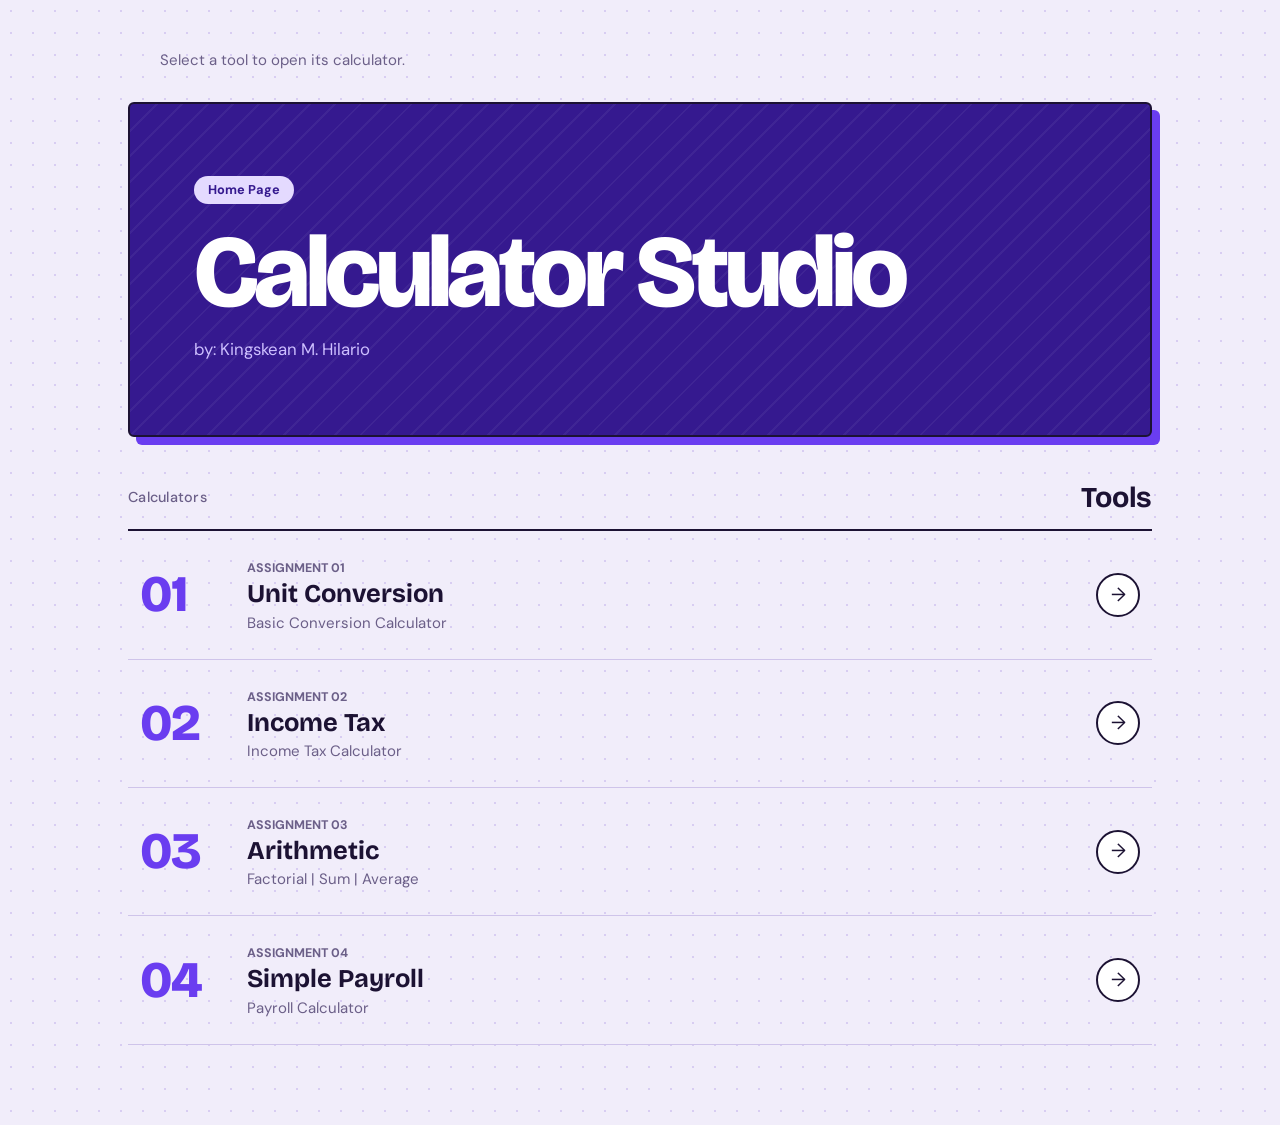
<file: index.html>
<!DOCTYPE html>

<html lang="en">
<head>
<meta charset="utf-8"/>
<meta content="width=device-width, initial-scale=1.0" name="viewport"/>
<meta content="Calculator Tools Portfolio" name="description"/>
<title>Kingskean | Calculator Studio</title>
<!-- apply saved dark theme immediately before rendering to prevent flash of light theme -->
<link rel="stylesheet" href="styles.css"/>
</head>
<body>
<!-- outer wrapper holding the top navigation bar and main workspace -->
<div class="app-frame">
<!-- header containing university logo, folder-style navigation tabs, and theme switcher -->

<!-- main browser-window style workspace area -->
<main class="workspace">
<!-- decorative window control dots in the top-left corner -->

<!-- centered home page container -->
<div class="workspace-content home-workspace">
<div aria-hidden="true" class="home-top-divider"></div>
<p class="instruction">Select a tool to open its calculator.</p>
<!-- hero banner displaying portfolio title and author -->
<section class="panel home-hero-card">
<span class="home-eyebrow">Home Page</span>
<h1>Calculator Studio</h1>
<p class="home-author">by: Kingskean M. Hilario</p>
</section>
<!-- grid panel containing cards for each calculator assignment -->
<section class="panel home-tools-panel">
<header class="panel-header home-tools-header">
<strong>Calculators</strong>
<h2>Tools</h2>
</header>
<div class="home-tools-grid">
<!-- card link for assignment 01: unit conversion -->
<a class="home-tool-card" href="unit-conversion.html">
<div class="home-tool-badge">01</div>
<div class="home-tool-info">
<span class="home-tool-assignment">ASSIGNMENT 01</span>
<h3>Unit Conversion</h3>
<p>Basic Conversion Calculator</p>
</div>
<span aria-hidden="true" class="home-tool-arrow">→</span>
</a>
<!-- card link for assignment 02: income tax -->
<a class="home-tool-card" href="income-tax-calculator.html">
<div class="home-tool-badge">02</div>
<div class="home-tool-info">
<span class="home-tool-assignment">ASSIGNMENT 02</span>
<h3>Income Tax</h3>
<p>Income Tax Calculator</p>
</div>
<span aria-hidden="true" class="home-tool-arrow">→</span>
</a>
<!-- card link for assignment 03: arithmetic -->
<a class="home-tool-card" href="arithmetic.html">
<div class="home-tool-badge">03</div>
<div class="home-tool-info">
<span class="home-tool-assignment">ASSIGNMENT 03</span>
<h3>Arithmetic</h3>
<p>Factorial | Sum | Average</p>
</div>
<span aria-hidden="true" class="home-tool-arrow">→</span>
</a>
<!-- card link for assignment 04: simple payroll -->
<a class="home-tool-card" href="simple-payroll.html">
<div class="home-tool-badge">04</div>
<div class="home-tool-info">
<span class="home-tool-assignment">ASSIGNMENT 04</span>
<h3>Simple Payroll</h3>
<p>Payroll Calculator</p>
</div>
<span aria-hidden="true" class="home-tool-arrow">→</span>
</a>
</div>
<!-- footer tip explaining how to use the theme toggle button -->

</section>
</div>
</main>
</div>
<!-- theme management script that syncs dark/light mode across local storage and swaps icons -->

</body>
</html>
</file>
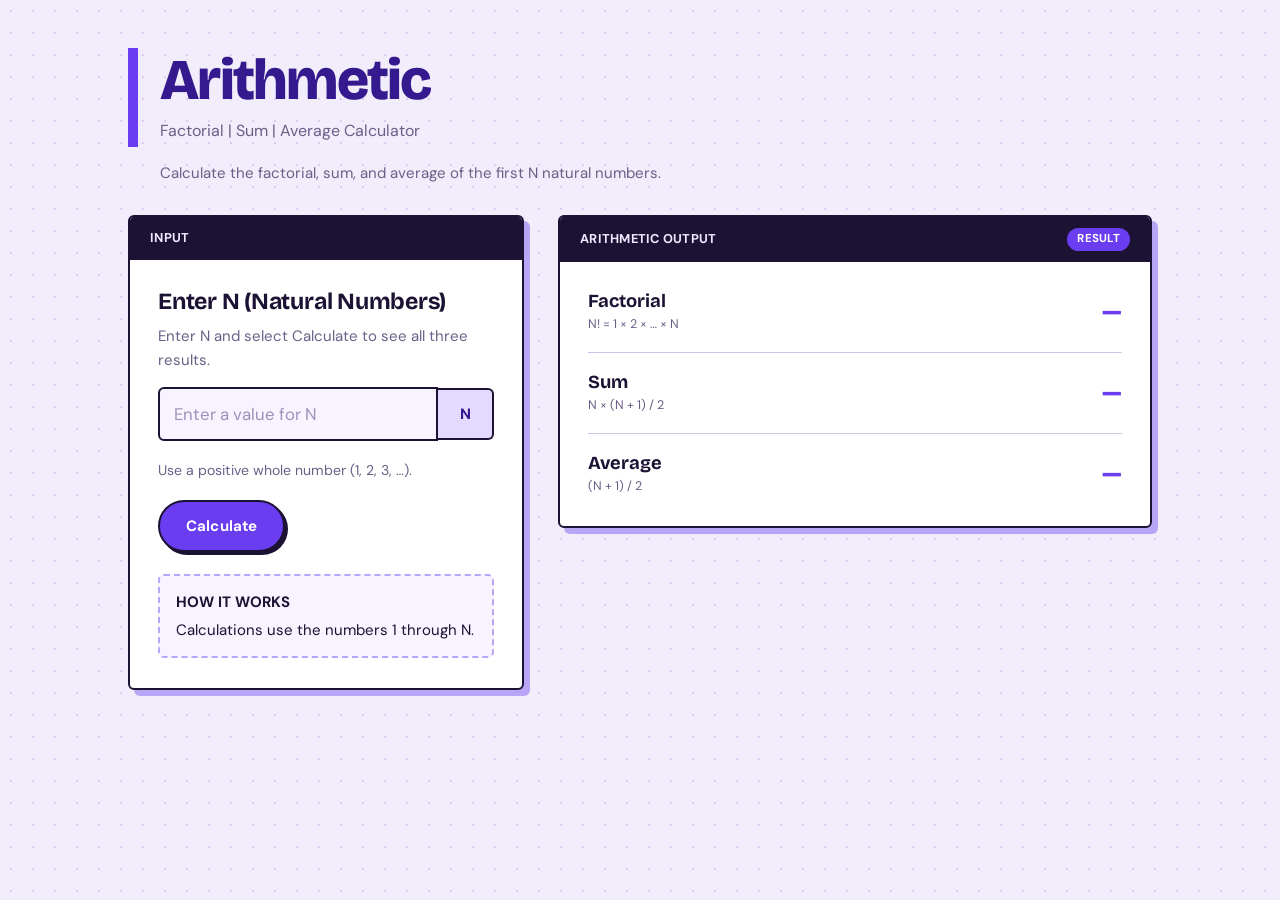
<file: arithmetic.html>
<!DOCTYPE html>

<html lang="en">
<head>
<meta charset="utf-8"/>
<meta content="width=device-width, initial-scale=1.0" name="viewport"/>
<meta content="Factorial, sum, and average of the first N natural numbers" name="description"/>
<title>Sum, Average &amp; Factorial</title>
<!-- apply saved dark theme immediately before rendering to prevent flash of light theme -->
<link rel="stylesheet" href="styles.css"/>
</head>
<body>
<!-- outer wrapper holding the top navigation bar and main workspace -->
<div class="app-frame">
<!-- header containing university logo, folder-style navigation tabs, and theme switcher -->

<!-- main browser-window style workspace area -->
<main class="workspace">
<!-- decorative window control dots -->

<div class="workspace-content">
<!-- page title and subtitle header -->
<header class="page-title">
<h1>Arithmetic</h1>
<p>Factorial | Sum | Average Calculator</p>
</header>
<p class="instruction">Calculate the factorial, sum, and average of the first N natural numbers.</p>
<!-- two-column layout pairing the natural number input card with the output results list -->
<div class="arithmetic-layout">
<!-- left panel: integer n input and validation message -->
<section class="panel arithmetic-input">
<header class="panel-header">
<strong>INPUT</strong>
</header>
<div class="panel-body">
<h2>Enter N (Natural Numbers)</h2>
<p>Enter N and select Calculate to see all three results.</p>
<div class="number-field">
<input aria-label="Natural number N" id="arithmetic-n-input" min="1" placeholder="Enter a value for N" step="1" type="number"/>
<span>N</span>
</div>
<p class="input-help" id="arithmetic-help">
                Use a positive whole number (1, 2, 3, …).
              </p>
<button class="primary-button" id="arithmetic-calc-btn" type="button">
                Calculate
              </button>
<div class="how-it-works">
<strong>HOW IT WORKS</strong>
<p>Calculations use the numbers 1 through N.</p>
</div>
</div>
</section>
<!-- right panel: stacked rows displaying factorial, sum, and average -->
<section class="panel arithmetic-output">
<header class="panel-header">
<strong>ARITHMETIC OUTPUT</strong>
<span>RESULT</span>
</header>
<div class="panel-body">
<div class="arithmetic-row">
<span>
<strong>Factorial</strong>
<small>N! = 1 × 2 × … × N</small>
</span>
<b id="res-factorial">—</b>
</div>
<div class="arithmetic-row">
<span>
<strong>Sum</strong>
<small>N × (N + 1) / 2</small>
</span>
<b id="res-sum">—</b>
</div>
<div class="arithmetic-row">
<span>
<strong>Average</strong>
<small>(N + 1) / 2</small>
</span>
<b id="res-average">—</b>
</div>
</div>
</section>
</div>
</div>
</main>
</div>
<!-- theme management script that syncs dark/light mode across local storage and swaps icons -->

<!-- arithmetic computation script demonstrating while, do-while, and for loops -->

<script>
    (function () {
      const inputEl = document.getElementById("arithmetic-n-input");
      const helpEl = document.getElementById("arithmetic-help");
      const calcBtn = document.getElementById("arithmetic-calc-btn");
      const resFactorial = document.getElementById("res-factorial");
      const resSum = document.getElementById("res-sum");
      const resAverage = document.getElementById("res-average");

      // validates n (1 to 170 to avoid floating-point infinity) and computes factorial, sum, and average
      function handleCalculate() {
        const n = Number(inputEl.value);
        if (!Number.isInteger(n) || n < 1 || n > 170) {
          helpEl.textContent = "Enter a whole number from 1 to 170.";
          helpEl.classList.add("error");
          resFactorial.textContent = "—";
          resSum.textContent = "—";
          resAverage.textContent = "—";
          return;
        }

        // compute factorial using a while loop
        let factorial = 1;
        let factor = 1;
        while (factor <= n) {
          factorial *= factor;
          factor += 1;
        }

        // compute sum of first n natural numbers using a do-while loop
        let sum = 0;
        let addend = 1;
        do {
          sum += addend;
          addend += 1;
        } while (addend <= n);

        // compute total and divide by n for the average using a for loop
        let total = 0;
        for (let number = 1; number <= n; number += 1) {
          total += number;
        }

        const average = total / n;

        // reset helper text and format computed values with thousand separators
        helpEl.textContent = "Use a positive whole number (1, 2, 3, …).";
        helpEl.classList.remove("error");
        resFactorial.textContent = factorial.toLocaleString("en-US");
        resSum.textContent = sum.toLocaleString("en-US");
        resAverage.textContent = average.toLocaleString("en-US");
      }

      // run calculation on button click
      calcBtn.addEventListener("click", handleCalculate);

      // run calculation when pressing enter inside the input field
      inputEl.addEventListener("keydown", (e) => {
        if (e.key === "Enter") {
          e.preventDefault();
          handleCalculate();
        }
      });
    })();
  </script></body>
</html>
</file>
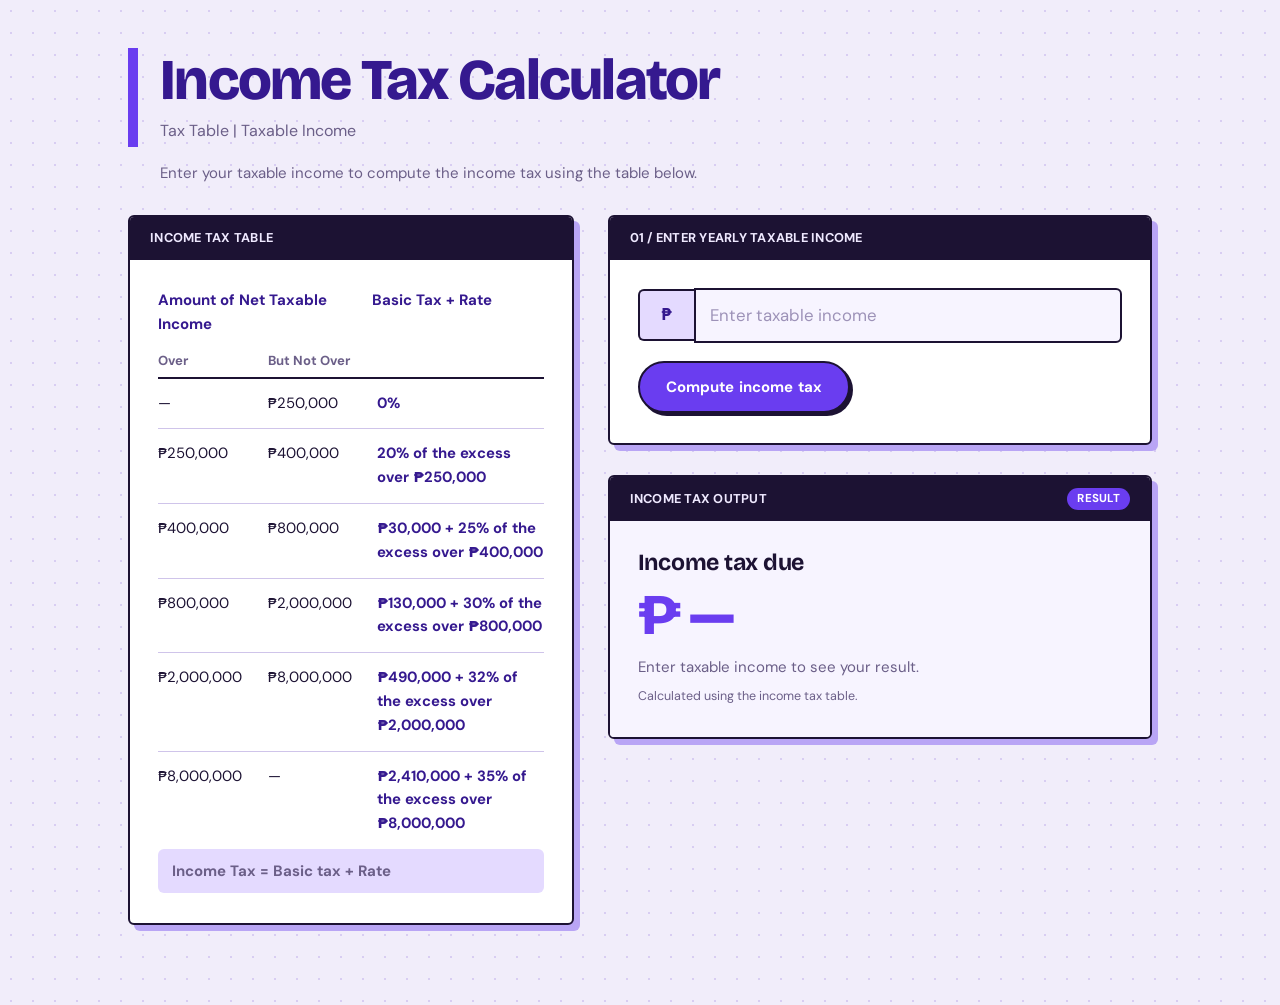
<file: income-tax-calculator.html>
<!DOCTYPE html>

<html lang="en">
<head>
<meta charset="utf-8"/>
<meta content="width=device-width, initial-scale=1.0" name="viewport"/>
<meta content="Philippine annual income tax calculator" name="description"/>
<title>Income Tax Calculator</title>
<!-- apply saved dark theme immediately before rendering to prevent flash of light theme -->
<link rel="stylesheet" href="styles.css"/>
</head>
<body>
<!-- outer wrapper holding the top navigation bar and main workspace -->
<div class="app-frame">
<!-- header containing university logo, folder-style navigation tabs, and theme switcher -->

<!-- main browser-window style workspace area -->
<main class="workspace">
<!-- decorative window control dots -->

<div class="workspace-content">
<!-- page title and subtitle header -->
<header class="page-title">
<h1>Income Tax Calculator</h1>
<p>Tax Table | Taxable Income</p>
</header>
<p class="instruction">Enter your taxable income to compute the income tax using the table below.</p>
<!-- two-column layout pairing the reference tax bracket table with the input/output cards -->
<div class="tax-layout">
<!-- left panel: reference grid showing philippine income tax brackets and rates -->
<section class="panel tax-table-panel">
<header class="panel-header">
<strong>INCOME TAX TABLE</strong>
</header>
<div class="panel-body">
<div aria-label="Income tax brackets" class="tax-table" role="table">
<div class="tax-table-heading" role="row">
<strong>Amount of Net Taxable Income</strong>
<strong>Basic Tax + Rate</strong>
</div>
<div class="tax-column-labels" role="row">
<span>Over</span>
<span>But Not Over</span>
<span></span>
</div>
<div class="tax-row" role="row">
<span>—</span>
<span>₱250,000</span>
<span>0%</span>
</div>
<div class="tax-row" role="row">
<span>₱250,000</span>
<span>₱400,000</span>
<span>20% of the excess over ₱250,000</span>
</div>
<div class="tax-row" role="row">
<span>₱400,000</span>
<span>₱800,000</span>
<span>₱30,000 + 25% of the excess over ₱400,000</span>
</div>
<div class="tax-row" role="row">
<span>₱800,000</span>
<span>₱2,000,000</span>
<span>₱130,000 + 30% of the excess over ₱800,000</span>
</div>
<div class="tax-row" role="row">
<span>₱2,000,000</span>
<span>₱8,000,000</span>
<span>₱490,000 + 32% of the excess over ₱2,000,000</span>
</div>
<div class="tax-row" role="row">
<span>₱8,000,000</span>
<span>—</span>
<span>₱2,410,000 + 35% of the excess over ₱8,000,000</span>
</div>
</div>
<p class="table-formula">Income Tax = Basic tax + Rate</p>
</div>
</section>
<!-- right column: stacked income input card and computed tax output card -->
<div class="tax-side">
<section class="panel tax-input-card">
<header class="panel-header">
<strong>01 / ENTER YEARLY TAXABLE INCOME</strong>
</header>
<div class="panel-body">
<!-- peso currency field for entering annual taxable income -->
<div class="currency-field">
<span>₱</span>
<input aria-label="Taxable income" id="tax-income-input" min="0" placeholder="Enter taxable income" type="number"/>
</div>
<button class="primary-button" id="compute-tax-btn" type="button">
                  Compute income tax
                </button>
</div>
</section>
<!-- output panel displaying formatted peso tax due -->
<section class="panel tax-output-card">
<header class="panel-header">
<strong>INCOME TAX OUTPUT</strong>
<span>RESULT</span>
</header>
<div class="panel-body">
<h2>Income tax due</h2>
<strong class="tax-result" id="tax-result">₱ —</strong>
<p id="tax-summary">Enter taxable income to see your result.</p>
<small>Calculated using the income tax table.</small>
</div>
</section>
</div>
</div>
</div>
</main>
</div>
<!-- theme management script that syncs dark/light mode across local storage and swaps icons -->

<!-- income tax calculation script implementing progressive tax brackets -->

<script>
    (function () {
      // currency formatter configured for philippine peso with two decimal places
      const money = new Intl.NumberFormat("en-PH", {
        style: "currency",
        currency: "PHP",
        minimumFractionDigits: 2,
      });

      // computes annual tax due by matching taxable income against six progressive brackets
      function calculateTax(income) {
        if (income <= 250000) return 0;
        if (income <= 400000) return (income - 250000) * 0.2;
        if (income <= 800000) return 30000 + (income - 400000) * 0.25;
        if (income <= 2000000) return 130000 + (income - 800000) * 0.3;
        if (income <= 8000000) return 490000 + (income - 2000000) * 0.32;
        return 2410000 + (income - 8000000) * 0.35;
      }

      const inputEl = document.getElementById("tax-income-input");
      const computeBtn = document.getElementById("compute-tax-btn");
      const resultEl = document.getElementById("tax-result");
      const summaryEl = document.getElementById("tax-summary");

      // sanitizes input value, invokes the tax calculation function, and updates the result display and summary text
      function handleCompute() {
        const val = Math.max(0, Number(inputEl.value) || 0);
        inputEl.value = val === 0 && inputEl.value === "" ? "" : val;
        const tax = calculateTax(val);
        resultEl.textContent = money.format(tax);
        summaryEl.textContent = `Tax due on ${money.format(val)} taxable income.`;
      }

      // block typing minus, plus, or scientific notation 'e', and trigger compute on enter
      inputEl.addEventListener("keydown", (e) => {
        if (e.key === "-" || e.key === "+" || e.key.toLowerCase() === "e") {
          e.preventDefault();
        } else if (e.key === "Enter") {
          e.preventDefault();
          handleCompute();
        }
      });

      // strip negative signs or clamp to 0 if pasted or scrolled
      inputEl.addEventListener("input", () => {
        if (inputEl.value.includes("-")) {
          inputEl.value = inputEl.value.replace(/-/g, "");
        }
        if (Number(inputEl.value) < 0) {
          inputEl.value = "0";
        }
      });

      // run tax computation when clicking the compute button
      computeBtn.addEventListener("click", handleCompute);
    })();
  </script></body>
</html>
</file>
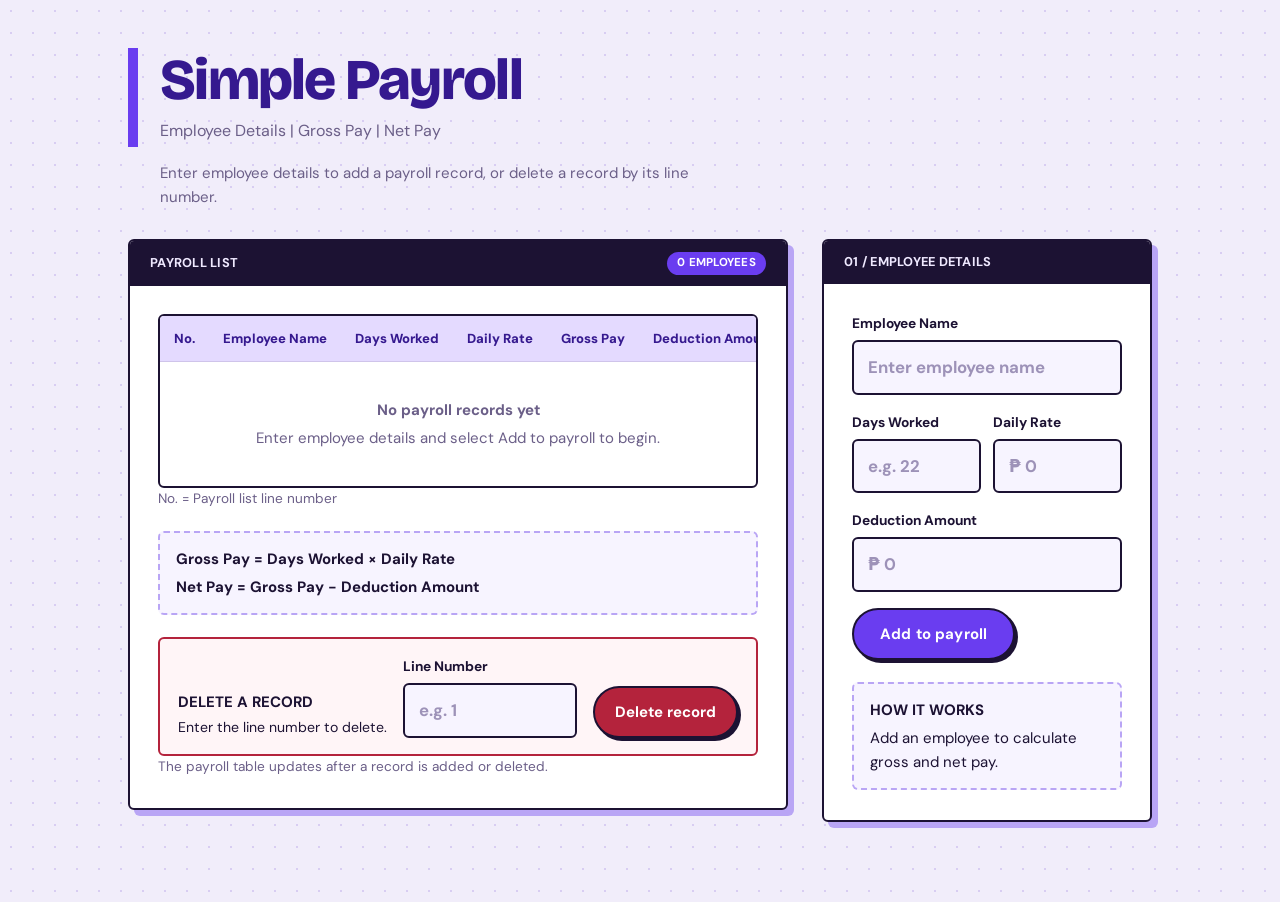
<file: simple-payroll.html>
<!DOCTYPE html>

<html lang="en">
<head>
<meta charset="utf-8"/>
<meta content="width=device-width, initial-scale=1.0" name="viewport"/>
<meta content="Simple employee payroll calculator" name="description"/>
<title>Payroll Program</title>
<!-- apply saved dark theme immediately before rendering to prevent flash of light theme -->
<link rel="stylesheet" href="styles.css"/>
</head>
<body>
<!-- outer wrapper holding the top navigation bar and main workspace -->
<div class="app-frame">
<!-- header containing university logo, folder-style navigation tabs, and theme switcher -->

<!-- main browser-window style workspace area -->
<main class="workspace">
<!-- decorative window control dots -->

<div class="workspace-content">
<!-- page title and subtitle header -->
<header class="page-title">
<h1>Simple Payroll</h1>
<p>Employee Details | Gross Pay | Net Pay</p>
</header>
<p class="instruction">Enter employee details to add a payroll record, or delete a record by its line number.
        </p>
<!-- two-column layout pairing the employee entry form with the dynamic payroll table -->
<div class="payroll-layout">
<!-- left panel: form for inputting employee name, days worked, daily rate, and deductions -->
<section class="panel employee-card">
<header class="panel-header">
<strong>01 / EMPLOYEE DETAILS</strong>
</header>
<div class="panel-body">
<form id="payroll-form">
<label>
<span>Employee Name</span>
<input id="emp-name" pattern="[A-Za-z\s]+" placeholder="Enter employee name" required="" title="Letters and spaces only" type="text"/>
</label>
<div class="two-fields">
<label>
<span>Days Worked</span>
<input id="emp-days" min="0" placeholder="e.g. 22" required="" type="number"/>
</label>
<label>
<span>Daily Rate</span>
<input id="emp-rate" min="0" placeholder="₱ 0" required="" type="number"/>
</label>
</div>
<label>
<span>Deduction Amount</span>
<input id="emp-deduction" min="0" placeholder="₱ 0" required="" type="number"/>
</label>
<button class="primary-button" type="submit">
                  Add to payroll
                </button>
</form>
<div class="how-it-works compact">
<strong>HOW IT WORKS</strong>
<p>Add an employee to calculate gross and net pay.</p>
</div>
</div>
</section>
<!-- right panel: payroll table, empty state placeholder, formulas, and record deletion controls -->
<section class="panel payroll-list">
<header class="panel-header">
<strong>PAYROLL LIST</strong>
<span id="employee-count-badge">0 EMPLOYEES</span>
</header>
<div class="panel-body">
<div class="payroll-table-wrap">
<table>
<thead>
<tr>
<th>No.</th>
<th>Employee Name</th>
<th>Days Worked</th>
<th>Daily Rate</th>
<th>Gross Pay</th>
<th>Deduction Amount</th>
<th>Net Pay</th>
</tr>
</thead>
<tbody id="payroll-tbody"></tbody>
</table>
<!-- placeholder message shown when no employee records exist -->
<div class="empty-payroll" id="empty-payroll">
<strong>No payroll records yet</strong>
<p>Enter employee details and select Add to payroll to begin.</p>
</div>
</div>
<p class="line-note">No. = Payroll list line number</p>
<div class="payroll-formulas">
<strong>Gross Pay = Days Worked × Daily Rate</strong>
<strong>Net Pay = Gross Pay − Deduction Amount</strong>
</div>
<!-- controls to remove a payroll entry by its 1-based row number -->
<div class="delete-area">
<div>
<strong>DELETE A RECORD</strong>
<p>Enter the line number to delete.</p>
</div>
<label>
<span>Line Number</span>
<input id="delete-line-input" min="1" placeholder="e.g. 1" type="number"/>
</label>
<button id="delete-record-btn" type="button">
                  Delete record
                </button>
</div>
<p class="table-update-note">
                The payroll table updates after a record is added or deleted.
              </p>
</div>
</section>
</div>
</div>
</main>
</div>
<!-- theme management script that syncs dark/light mode across local storage and swaps icons -->

<!-- payroll state management script for adding, validating, rendering, and deleting records -->

<script>
    (function () {
      // currency formatter configured for philippine peso with two decimal places
      const money = new Intl.NumberFormat("en-PH", {
        style: "currency",
        currency: "PHP",
        minimumFractionDigits: 2,
      });

      // in-memory array storing employee payroll objects
      let records = [];

      const form = document.getElementById("payroll-form");
      const nameInput = document.getElementById("emp-name");
      const daysInput = document.getElementById("emp-days");
      const rateInput = document.getElementById("emp-rate");
      const deductionInput = document.getElementById("emp-deduction");
      const tbody = document.getElementById("payroll-tbody");
      const emptyState = document.getElementById("empty-payroll");
      const countBadge = document.getElementById("employee-count-badge");
      const deleteInput = document.getElementById("delete-line-input");
      const deleteBtn = document.getElementById("delete-record-btn");

      // allow only letters (a-z, a-z) and spaces in employee name
      nameInput.addEventListener("input", () => {
        nameInput.value = nameInput.value.replace(/[^a-zA-Z\s]/g, "");
      });

      // clears any custom browser validation message on the delete input
      function clearDeleteError() {
        deleteInput.setCustomValidity("");
      }

      // displays a native validation tooltip and focuses the delete input when an error occurs
      function showDeleteError(message) {
        deleteInput.setCustomValidity(message);
        deleteInput.reportValidity();
        deleteInput.focus();
      }

      deleteInput.addEventListener("input", clearDeleteError);

      // sanitizes special html characters to prevent cross-site scripting when rendering employee names
      function escapeHtml(str) {
        return str
          .replace(/&/g, "&amp;")
          .replace(/</g, "&lt;")
          .replace(/>/g, "&gt;")
          .replace(/"/g, "&quot;")
          .replace(/'/g, "&#039;");
      }

      // rebuilds the payroll table rows, updates the employee count badge, and toggles the empty state
      function render() {
        countBadge.textContent = `${records.length} ${records.length === 1 ? "EMPLOYEE" : "EMPLOYEES"}`;
        emptyState.style.display = records.length === 0 ? "block" : "none";
        tbody.innerHTML = records
          .map(
            (rec, idx) => `
              <tr>
                <td>${idx + 1}</td>
                <td>${escapeHtml(rec.name)}</td>
                <td>${rec.days}</td>
                <td>${money.format(rec.rate)}</td>
                <td>${money.format(rec.gross)}</td>
                <td>${money.format(rec.deduction)}</td>
                <td>${money.format(rec.net)}</td>
              </tr>`
          )
          .join("");
      }

      // validates form inputs, calculates gross and net pay, appends a new record, and clears fields
      function addRecord() {
        const cleanName = nameInput.value.replace(/[^a-zA-Z\s]/g, "").trim();

        // stop submission if any of the four inputs are empty
        if (
          !cleanName ||
          daysInput.value.trim() === "" ||
          rateInput.value.trim() === "" ||
          deductionInput.value.trim() === ""
        ) {
          if (!cleanName) {
            nameInput.value = "";
            nameInput.focus();
          }
          form.reportValidity();
          return;
        }

        const dayCount = Math.max(0, Number(daysInput.value));
        const dailyRate = Math.max(0, Number(rateInput.value));
        const deductionAmount = Math.max(0, Number(deductionInput.value));
        const gross = dayCount * dailyRate;

        records.push({
          name: cleanName,
          days: dayCount,
          rate: dailyRate,
          gross: gross,
          deduction: deductionAmount,
          net: gross - deductionAmount,
        });

        nameInput.value = "";
        daysInput.value = "";
        rateInput.value = "";
        deductionInput.value = "";
        nameInput.focus();
        clearDeleteError();
        render();
      }

      // validates the entered line number and removes the matching record from the payroll array
      function deleteRecord() {
        const rawValue = deleteInput.value.trim();

        if (records.length === 0) {
          showDeleteError("There are no payroll records to delete.");
          return;
        }

        if (rawValue === "") {
          showDeleteError("Please enter a line number to delete.");
          return;
        }

        const lineNumber = Number(rawValue);
        const index = lineNumber - 1;

        if (!Number.isInteger(lineNumber) || index < 0 || index >= records.length) {
          showDeleteError(
            `Line number ${rawValue} was not found. Enter a number from 1 to ${records.length}.`
          );
          return;
        }

        records.splice(index, 1);
        deleteInput.value = "";
        clearDeleteError();
        render();
      }

      // handle form submit event
      form.addEventListener("submit", (e) => {
        e.preventDefault();
        addRecord();
      });

      // submit employee record on enter key inside any employee detail input
      [nameInput, daysInput, rateInput, deductionInput].forEach((input) => {
        input.addEventListener("keydown", (e) => {
          if (e.key === "Enter") {
            e.preventDefault();
            addRecord();
          }
        });
      });

      // delete record on click or enter key inside the line number input
      deleteBtn.addEventListener("click", deleteRecord);
      deleteInput.addEventListener("keydown", (e) => {
        if (e.key === "Enter") {
          e.preventDefault();
          deleteRecord();
        }
      });
    })();
  </script></body>
</html>
</file>
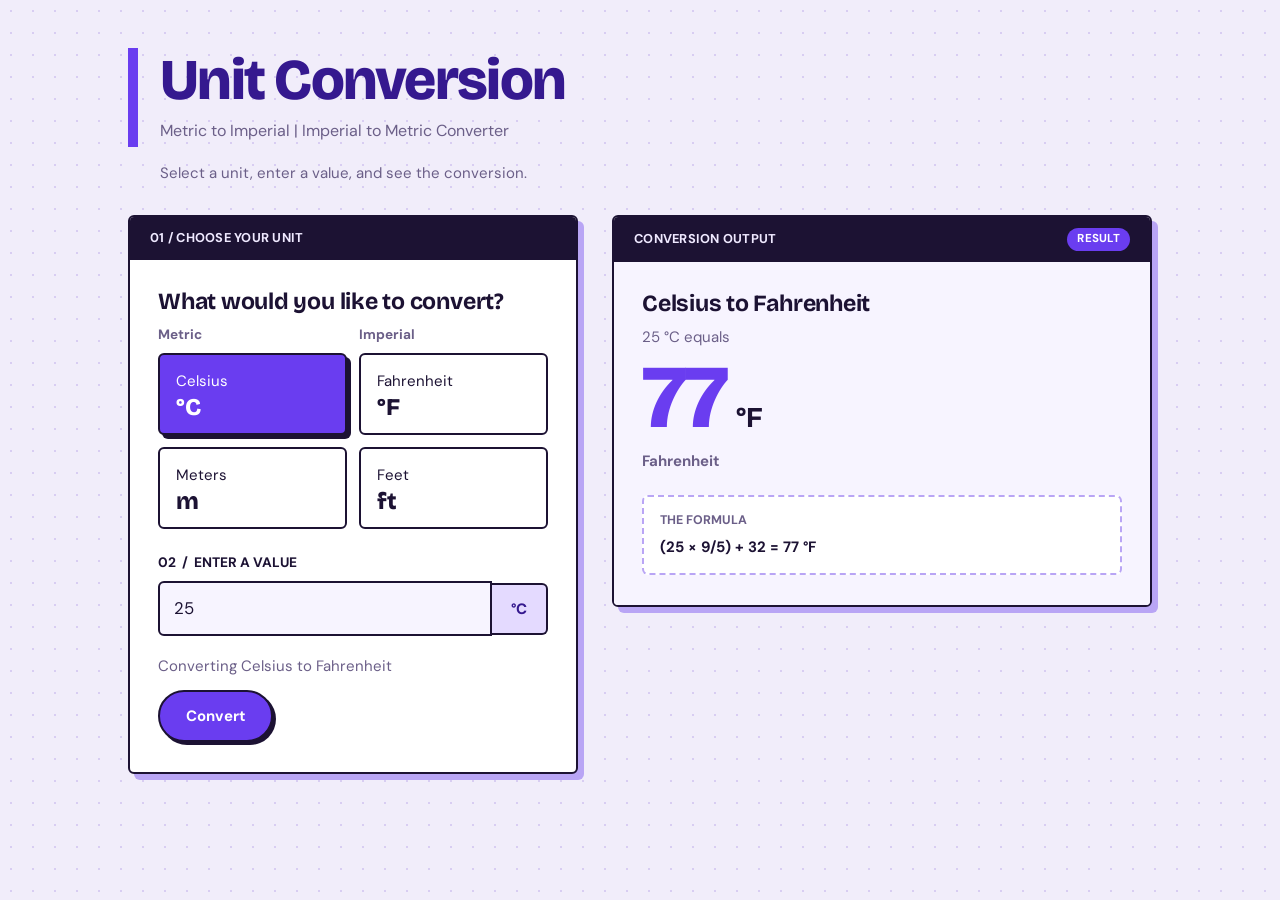
<file: unit-conversion.html>
<!DOCTYPE html>

<html lang="en">
<head>
<meta charset="utf-8"/>
<meta content="width=device-width, initial-scale=1.0" name="viewport"/>
<meta content="Temperature and length unit conversion calculator" name="description"/>
<title>Unit Conversion</title>
<!-- apply saved dark theme immediately before rendering to prevent flash of light theme -->
<link rel="stylesheet" href="styles.css"/>
</head>
<body>
<!-- outer wrapper holding the top navigation bar and main workspace -->
<div class="app-frame">
<!-- header containing university logo, folder-style navigation tabs, and theme switcher -->

<!-- main browser-window style workspace area -->
<main class="workspace">
<!-- decorative window control dots -->

<div class="workspace-content">
<!-- page title and subtitle header -->
<header class="page-title">
<h1>Unit Conversion</h1>
<p>Metric to Imperial | Imperial to Metric Converter</p>
</header>
<p class="instruction">Select a unit, enter a value, and see the conversion.</p>
<!-- two-column grid separating unit selection controls from conversion result display -->
<div class="conversion-layout">
<!-- left panel: unit selector buttons and numeric input field -->
<section class="panel conversion-controls">
<header class="panel-header">
<strong>01 / CHOOSE YOUR UNIT</strong>
</header>
<div class="panel-body">
<h2>What would you like to convert?</h2>
<div class="unit-column-labels">
<span>Metric</span>
<span>Imperial</span>
</div>
<!-- interactive buttons to select source unit -->
<div class="unit-options">
<button class="unit-option selected" data-unit="celsius" type="button">
<span>Celsius</span>
<strong>°C</strong>
</button>
<button class="unit-option" data-unit="fahrenheit" type="button">
<span>Fahrenheit</span>
<strong>°F</strong>
</button>
<button class="unit-option" data-unit="meters" type="button">
<span>Meters</span>
<strong>m</strong>
</button>
<button class="unit-option" data-unit="feet" type="button">
<span>Feet</span>
<strong>ft</strong>
</button>
</div>
<label class="section-label" for="conversion-value">
                02  /  ENTER A VALUE
              </label>
<!-- input box with dynamic unit symbol badge -->
<div class="number-field">
<input aria-label="Value in °C" id="conversion-value" type="number" value="25"/>
<span id="input-unit-badge">°C</span>
</div>
<div class="conversion-action">
<p id="converting-label">Converting Celsius to Fahrenheit</p>
<button class="primary-button" id="convert-btn" type="button">
                  Convert
                </button>
</div>
</div>
</section>
<!-- right panel: large converted output value and mathematical formula breakdown -->
<section class="panel conversion-output">
<header class="panel-header">
<strong>CONVERSION OUTPUT</strong>
<span>RESULT</span>
</header>
<div class="panel-body">
<h2 id="output-title">Celsius to Fahrenheit</h2>
<p class="equals-copy" id="equals-copy">25 °C equals</p>
<div class="large-result">
<strong id="output-number">77</strong>
<span id="output-unit">°F</span>
</div>
<p class="result-name" id="output-name">Fahrenheit</p>
<div class="formula">
<span>THE FORMULA</span>
<strong id="formula-text">(25 × 9/5) + 32 = 77 °F</strong>
</div>
</div>
</section>
</div>
</div>
</main>
</div>
<!-- theme management script that syncs dark/light mode across local storage and swaps icons -->

<!-- unit conversion logic for temperature (celsius/fahrenheit) and length (meters/feet) -->

<script>
    (function () {
      // lookup table defining conversion formulas, labels, units, and negative-value rules
      const conversions = {
        celsius: {
          label: "Celsius to Fahrenheit",
          inputUnit: "°C",
          outputUnit: "°F",
          outputName: "Fahrenheit",
          allowNegative: true,
          convert: (v) => v * (9 / 5) + 32,
          formula: (inp, out) => `(${inp} × 9/5) + 32 = ${out} °F`,
        },
        fahrenheit: {
          label: "Fahrenheit to Celsius",
          inputUnit: "°F",
          outputUnit: "°C",
          outputName: "Celsius",
          allowNegative: true,
          convert: (v) => (v - 32) * (5 / 9),
          formula: (inp, out) => `(${inp} − 32) × 5/9 = ${out} °C`,
        },
        meters: {
          label: "Meters to Feet",
          inputUnit: "m",
          outputUnit: "ft",
          outputName: "Feet",
          allowNegative: false,
          convert: (v) => v * 3.28084,
          formula: (inp, out) => `${inp} × 3.28084 = ${out} ft`,
        },
        feet: {
          label: "Feet to Meters",
          inputUnit: "ft",
          outputUnit: "m",
          outputName: "Meters",
          allowNegative: false,
          convert: (v) => v / 3.28084,
          formula: (inp, out) => `${inp} ÷ 3.28084 = ${out} m`,
        },
      };

      let selected = "celsius";
      const unitButtons = document.querySelectorAll(".unit-option");
      const inputEl = document.getElementById("conversion-value");
      const inputUnitBadge = document.getElementById("input-unit-badge");
      const convertingLabel = document.getElementById("converting-label");
      const convertBtn = document.getElementById("convert-btn");

      const outputTitle = document.getElementById("output-title");
      const equalsCopy = document.getElementById("equals-copy");
      const outputNumber = document.getElementById("output-number");
      const outputUnit = document.getElementById("output-unit");
      const outputName = document.getElementById("output-name");
      const formulaText = document.getElementById("formula-text");

      // formats numbers cleanly by keeping whole integers intact and trimming trailing decimals up to 2 places
      function cleanNumber(value) {
        return Number.isInteger(value) ? String(value) : value.toFixed(2).replace(/\.?0+$/, "");
      }

      // resets negative input values to 0 when converting length units that cannot be negative
      function enforceNonNegative() {
        const conv = conversions[selected];
        if (!conv.allowNegative && inputEl.value !== "" && Number(inputEl.value) < 0) {
          inputEl.value = "0";
        }
      }

      // validates the user input, computes the converted result, and updates all output panel text
      function runConversion() {
        enforceNonNegative();
        const rawInput = inputEl.value || "0";
        const numericInput = Number(rawInput);
        const conv = conversions[selected];
        const safeInput = Number.isFinite(numericInput)
          ? conv.allowNegative
            ? numericInput
            : Math.max(0, numericInput)
          : 0;
        const output = cleanNumber(conv.convert(safeInput));

        outputTitle.textContent = conv.label;
        equalsCopy.textContent = `${safeInput} ${conv.inputUnit} equals`;
        outputNumber.textContent = output;
        outputUnit.textContent = conv.outputUnit;
        outputName.textContent = conv.outputName;
        formulaText.textContent = conv.formula(safeInput, output);
      }

      // blocks minus key on length units and triggers conversion when pressing enter
      inputEl.addEventListener("keydown", (e) => {
        if (!conversions[selected].allowNegative && e.key === "-") {
          e.preventDefault();
        }
        if (e.key === "Enter") {
          e.preventDefault();
          runConversion();
        }
      });

      // clamps negative pasted or scrolled numbers on length units
      inputEl.addEventListener("input", enforceNonNegative);

      // updates active button styling, input constraints, and labels when a unit button is clicked
      unitButtons.forEach((btn) => {
        btn.addEventListener("click", () => {
          selected = btn.dataset.unit;
          unitButtons.forEach((b) => b.classList.toggle("selected", b === btn));
          const conv = conversions[selected];

          if (conv.allowNegative) {
            inputEl.removeAttribute("min");
          } else {
            inputEl.setAttribute("min", "0");
            enforceNonNegative();
          }

          inputEl.setAttribute("aria-label", `Value in ${conv.inputUnit}`);
          inputUnitBadge.textContent = conv.inputUnit;
          convertingLabel.textContent = `Converting ${conv.label}`;
        });
      });

      // triggers conversion when clicking the convert button
      convertBtn.addEventListener("click", runConversion);
    })();
  </script></body>
</html>
</file>
<file: styles.css>
@import url("https://fonts.googleapis.com/css2?family=Bricolage+Grotesque:opsz,wght@12..96,500;12..96,700;12..96,800&family=DM+Sans:wght@400;500;700&display=swap");

:root {
  color-scheme: light;
  --ink: #1c1233;
  --muted: #6b5f88;
  --paper: #f1edfa;
  --white: #ffffff;
  --violet: #6a3df0;
  --violet-deep: #35198f;
  --violet-soft: #e4daff;
  --violet-faint: #f7f4ff;
  --line: #cfc4ea;
  --pop: #b9a5f5;
  --danger: #b4233c;
  --display: "Bricolage Grotesque", "Segoe UI", ui-sans-serif, system-ui, sans-serif;
  --body: "DM Sans", ui-sans-serif, system-ui, -apple-system, "Segoe UI", sans-serif;
}

* {
  box-sizing: border-box;
}

body {
  margin: 0;
  min-height: 100vh;
  color: var(--ink);
  font: 15px/1.6 var(--body);
  background-color: var(--paper);
  background-image: radial-gradient(#d8cdf2 1.2px, transparent 1.2px);
  background-size: 22px 22px;
}

a {
  color: inherit;
  text-decoration: none;
}

:focus-visible {
  outline: 3px solid var(--violet);
  outline-offset: 2px;
}

.app-frame {
  max-width: 1080px;
  margin: 0 auto;
  padding: 48px 28px 80px;
}

.top-navigation,
.window-dots,
.home-top-divider,
.home-tools-footer {
  display: none !important;
}

.workspace {
  border: 0;
  background: transparent;
  box-shadow: none;
  overflow: visible;
}

.workspace-content {
  padding: 0;
  max-width: none;
}

/* ---------- Page heading ---------- */
.page-title {
  margin: 0 0 14px;
  padding: 4px 0 4px 22px;
  border-left: 10px solid var(--violet);
}

.page-title h1 {
  margin: 0;
  font: 800 clamp(2.2rem, 5vw, 3.6rem) / 1 var(--display);
  letter-spacing: -0.03em;
  color: var(--violet-deep);
}

.page-title p {
  margin: 8px 0 0;
  color: var(--muted);
  font-size: 1rem;
}

.instruction {
  margin: 0 0 30px;
  padding-left: 32px;
  color: var(--muted);
  max-width: 62ch;
}

/* ---------- Panels ---------- */
.panel {
  background: var(--white);
  border: 2px solid var(--ink);
  border-radius: 6px;
  box-shadow: 6px 6px 0 var(--pop);
  overflow: hidden;
}

.panel-header {
  display: flex;
  align-items: center;
  justify-content: space-between;
  gap: 12px;
  padding: 11px 20px;
  background: var(--ink);
  color: #efe9ff;
  font-size: 0.8rem;
  letter-spacing: 0.02em;
}

.panel-header span {
  padding: 2px 10px;
  border-radius: 99px;
  background: var(--violet);
  color: #fff;
  font-size: 0.72rem;
  font-weight: 700;
}

.panel-body {
  padding: 28px 28px 30px;
}

.panel h2 {
  margin: 0 0 8px;
  font: 700 1.45rem / 1.2 var(--display);
  color: var(--ink);
  letter-spacing: -0.01em;
}

.panel-body > p {
  margin-top: 0;
  color: var(--muted);
}

/* ---------- Forms ---------- */
label,
.section-label {
  display: block;
  margin-bottom: 16px;
  color: var(--ink);
  font-weight: 700;
}

label span {
  display: block;
  margin-bottom: 6px;
  font-size: 0.86rem;
}

.section-label {
  margin: 22px 0 8px;
  font-size: 0.86rem;
}

input,
select {
  width: 100%;
  min-height: 52px;
  padding: 12px 14px;
  font: inherit;
  font-size: 1.05rem;
  color: var(--ink);
  background: var(--violet-faint);
  border: 2px solid var(--ink);
  border-radius: 6px;
  transition: background 0.15s, box-shadow 0.15s;
}

input::placeholder {
  color: #9d92b8;
}

input:focus,
select:focus {
  outline: none;
  background: #fff;
  box-shadow: 4px 4px 0 var(--violet);
}

button {
  font: inherit;
  cursor: pointer;
}

.primary-button {
  min-height: 52px;
  padding: 12px 26px;
  border: 2px solid var(--ink);
  border-radius: 99px;
  background: var(--violet);
  color: #fff;
  font-weight: 700;
  letter-spacing: 0.01em;
  box-shadow: 3px 3px 0 var(--ink);
  transition: transform 0.12s, box-shadow 0.12s, background 0.12s;
}

.primary-button:hover {
  background: var(--violet-deep);
}

.primary-button:active {
  transform: translate(3px, 3px);
  box-shadow: 0 0 0 var(--ink);
}

/* ---------- Layouts (different proportions per tool) ---------- */
.conversion-layout,
.tax-layout,
.payroll-layout,
.arithmetic-layout {
  display: grid;
  gap: 34px;
  align-items: start;
}

.conversion-layout { grid-template-columns: 5fr 6fr; }
.tax-layout        { grid-template-columns: 9fr 11fr; }
.arithmetic-layout { grid-template-columns: 4fr 6fr; }
.payroll-layout    { grid-template-columns: minmax(0, 1fr) 330px; }

.payroll-layout .employee-card { order: 2; }
.payroll-layout .payroll-list  { order: 1; min-width: 0; }

.tax-side {
  display: flex;
  flex-direction: column;
  gap: 30px;
}

.number-field,
.currency-field {
  display: flex;
  align-items: center;
  gap: 0;
  margin-bottom: 18px;
}

.number-field input,
.currency-field input {
  border-radius: 6px 0 0 6px;
}

.number-field span,
.currency-field span {
  display: grid;
  place-items: center;
  min-width: 56px;
  height: 52px;
  padding: 0 12px;
  background: var(--violet-soft);
  border: 2px solid var(--ink);
  font-weight: 800;
  color: var(--violet-deep);
}

.number-field span {
  border-left: 0;
  border-radius: 0 6px 6px 0;
}

/* currency symbol sits in front of the input */
.currency-field span {
  order: -1;
  border-right: 0;
  border-radius: 6px 0 0 6px;
}

.currency-field input {
  border-radius: 0 6px 6px 0;
}

.input-help {
  margin: 0 0 18px;
  color: var(--muted);
  font-size: 0.88rem;
}

.how-it-works,
.formula,
.payroll-formulas {
  margin-top: 22px;
  padding: 14px 16px;
  background: var(--violet-faint);
  border: 2px dashed var(--pop);
  border-radius: 6px;
}

.how-it-works p {
  margin: 4px 0 0;
}

.error {
  color: var(--danger);
  font-weight: 700;
}

/* ---------- Unit conversion ---------- */
.unit-column-labels {
  display: grid;
  grid-template-columns: 1fr 1fr;
  gap: 12px;
  margin-bottom: 8px;
  color: var(--muted);
  font-size: 0.85rem;
  font-weight: 700;
}

.unit-options {
  display: grid;
  grid-template-columns: 1fr 1fr;
  gap: 12px;
}

.unit-option {
  display: flex;
  flex-direction: column;
  align-items: flex-start;
  gap: 2px;
  padding: 14px 16px;
  text-align: left;
  color: var(--ink);
  background: var(--white);
  border: 2px solid var(--ink);
  border-radius: 6px;
  transition: background 0.12s, color 0.12s;
}

.unit-option strong {
  font: 800 1.5rem / 1 var(--display);
}

.unit-option:hover {
  background: var(--violet-soft);
}

.unit-option.selected {
  background: var(--violet);
  color: #fff;
  box-shadow: 4px 4px 0 var(--ink);
}

.conversion-action {
  display: flex;
  flex-direction: column;
  gap: 12px;
  align-items: flex-start;
}

.conversion-action p {
  margin: 0;
  color: var(--muted);
}

.conversion-output .panel-body {
  background: var(--violet-faint);
}

.equals-copy {
  margin: 14px 0 0;
  color: var(--muted);
}

.large-result {
  display: flex;
  align-items: baseline;
  flex-wrap: wrap;
  gap: 10px;
  margin: 4px 0 6px;
  color: var(--violet);
  font-family: var(--display);
}

.large-result strong {
  font-size: clamp(3.4rem, 9vw, 5.6rem);
  font-weight: 800;
  line-height: 1;
  letter-spacing: -0.04em;
  overflow-wrap: anywhere;
}

.large-result span {
  font-size: 1.8rem;
  font-weight: 700;
  color: var(--ink);
}

.result-name {
  margin: 0;
  font-weight: 700;
}

.formula {
  background: var(--white);
}

.formula span {
  display: block;
  margin-bottom: 4px;
  color: var(--muted);
  font-size: 0.78rem;
  font-weight: 700;
}

/* ---------- Income tax ---------- */
.tax-table-heading,
.tax-column-labels,
.tax-row {
  display: grid;
  grid-template-columns: 1fr 1fr 1.7fr;
  gap: 12px;
}

.tax-table-heading {
  grid-template-columns: 2fr 1.7fr;
  padding-bottom: 8px;
  color: var(--violet-deep);
}

.tax-column-labels {
  padding: 6px 0;
  color: var(--muted);
  font-size: 0.82rem;
  font-weight: 700;
  border-bottom: 2px solid var(--ink);
}

.tax-row {
  padding: 13px 0;
  border-bottom: 1px solid var(--line);
  font-size: 0.93rem;
}

.tax-row:last-child {
  border-bottom: 0;
}

.tax-row span:last-child {
  font-weight: 700;
  color: var(--violet-deep);
}

.table-formula {
  margin: 18px 0 0;
  padding: 10px 14px;
  background: var(--violet-soft);
  border-radius: 6px;
  font-weight: 700;
}

.tax-output-card .panel-body {
  background: var(--violet-faint);
}

.tax-result {
  display: block;
  margin: 6px 0 10px;
  font: 800 clamp(2.4rem, 6vw, 3.6rem) / 1.05 var(--display);
  letter-spacing: -0.03em;
  color: var(--violet);
  overflow-wrap: anywhere;
}

.tax-output-card p {
  margin: 0 0 4px;
}

.tax-output-card small {
  color: var(--muted);
}

/* ---------- Arithmetic ---------- */
.arithmetic-row {
  display: flex;
  justify-content: space-between;
  align-items: center;
  gap: 20px;
  padding: 18px 0;
  border-bottom: 1px solid var(--line);
}

.arithmetic-row:first-child {
  padding-top: 0;
}

.arithmetic-row:last-child {
  padding-bottom: 0;
  border-bottom: 0;
}

.arithmetic-row strong {
  font: 700 1.15rem var(--display);
}

.arithmetic-row small {
  display: block;
  color: var(--muted);
}

.arithmetic-row b {
  min-width: 0;
  max-width: 62%;
  text-align: right;
  font: 800 1.5rem / 1.15 var(--display);
  color: var(--violet);
  overflow-wrap: anywhere;
}

/* ---------- Payroll ---------- */
.two-fields {
  display: grid;
  grid-template-columns: 1fr 1fr;
  gap: 12px;
}

.payroll-table-wrap {
  overflow-x: auto;
  border: 2px solid var(--ink);
  border-radius: 6px;
}

table {
  width: 100%;
  min-width: 680px;
  border-collapse: collapse;
}

th {
  background: var(--violet-soft);
  color: var(--violet-deep);
  font-size: 0.82rem;
  font-weight: 800;
  white-space: nowrap;
}

th,
td {
  padding: 12px 14px;
  text-align: left;
  border-bottom: 1px solid var(--line);
}

tbody tr:nth-child(even) {
  background: var(--violet-faint);
}

tbody tr:last-child td {
  border-bottom: 0;
}

.empty-payroll {
  padding: 36px 16px;
  text-align: center;
  color: var(--muted);
}

.empty-payroll p {
  margin: 4px 0 0;
}

.line-note,
.table-update-note {
  margin: 12px 0 0;
  color: var(--muted);
  font-size: 0.85rem;
}

.payroll-formulas {
  display: flex;
  flex-direction: column;
  gap: 4px;
}

.delete-area {
  display: flex;
  flex-wrap: wrap;
  align-items: flex-end;
  gap: 16px;
  margin-top: 22px;
  padding: 16px 18px;
  background: #fff5f7;
  border: 2px solid var(--danger);
  border-radius: 6px;
}

.delete-area p {
  margin: 2px 0 0;
  font-size: 0.88rem;
}

.delete-area label {
  flex: 1;
  min-width: 140px;
  margin-bottom: 0;
}

#delete-record-btn {
  min-height: 52px;
  padding: 12px 20px;
  background: var(--danger);
  color: #fff;
  font-weight: 700;
  border: 2px solid var(--ink);
  border-radius: 99px;
  box-shadow: 3px 3px 0 var(--ink);
}

#delete-record-btn:active {
  transform: translate(3px, 3px);
  box-shadow: none;
}

/* ---------- Home page ---------- */
.home-workspace {
  padding-top: 0;
}

.home-hero-card {
  position: relative;
  padding: clamp(34px, 6vw, 72px) clamp(26px, 5vw, 64px);
  background-color: var(--violet-deep);
  background-image: repeating-linear-gradient(135deg, rgba(255, 255, 255, 0.05) 0 2px, transparent 2px 18px);
  color: #fff;
  border: 2px solid var(--ink);
  border-radius: 6px;
  box-shadow: 8px 8px 0 var(--violet);
}

.home-eyebrow {
  display: inline-block;
  padding: 4px 14px;
  border-radius: 99px;
  background: var(--violet-soft);
  color: var(--violet-deep);
  font-size: 0.8rem;
  font-weight: 700;
}

.home-hero-card h1 {
  margin: 20px 0 14px;
  font: 800 clamp(2.8rem, 9vw, 6.4rem) / 0.95 var(--display);
  letter-spacing: -0.045em;
  color: #fff;
}

.home-author {
  margin: 0;
  color: #cdbfff;
  font-size: 1.05rem;
}

.home-tools-panel {
  margin-top: 44px;
  background: transparent;
  border: 0;
  box-shadow: none;
  overflow: visible;
}

.home-tools-header {
  padding: 0 0 14px;
  background: transparent;
  color: var(--muted);
  border-bottom: 2px solid var(--ink);
}

.home-tools-header strong {
  font-weight: 500;
  font-size: 0.9rem;
  color: var(--muted);
}

.home-tools-header h2 {
  margin: 0;
  font-size: 1.8rem;
}

.home-tools-grid {
  display: flex;
  flex-direction: column;
  gap: 0;
  padding: 0;
}

.home-tool-card {
  display: flex;
  align-items: center;
  gap: 28px;
  padding: 24px 12px;
  border-bottom: 1px solid var(--line);
  transition: background 0.15s, padding-left 0.15s;
}

.home-tool-card:hover {
  background: var(--violet-soft);
  padding-left: 24px;
}

.home-tool-badge {
  flex: 0 0 auto;
  min-width: 2.4ch;
  font: 800 3.2rem / 1 var(--display);
  letter-spacing: -0.04em;
  color: var(--violet);
}

.home-tool-info {
  min-width: 0;
}

.home-tool-assignment {
  color: var(--muted);
  font-size: 0.78rem;
  font-weight: 700;
}

.home-tool-info h3 {
  margin: 0;
  font: 700 1.6rem / 1.15 var(--display);
  color: var(--ink);
}

.home-tool-info p {
  margin: 2px 0 0;
  color: var(--muted);
}

.home-tool-arrow {
  margin-left: auto;
  display: grid;
  place-items: center;
  width: 44px;
  height: 44px;
  border: 2px solid var(--ink);
  border-radius: 50%;
  background: var(--white);
  color: var(--ink);
  font-size: 1.2rem;
}

.home-tool-card:hover .home-tool-arrow {
  background: var(--violet);
  color: #fff;
}

/* ---------- Responsive ---------- */
@media (max-width: 860px) {
  .conversion-layout,
  .tax-layout,
  .payroll-layout,
  .arithmetic-layout {
    grid-template-columns: 1fr;
  }

  .payroll-layout .employee-card,
  .payroll-layout .payroll-list {
    order: 0;
  }
}

@media (max-width: 560px) {
  .app-frame {
    padding: 28px 14px 56px;
  }

  .page-title {
    padding-left: 16px;
    border-left-width: 7px;
  }

  .instruction {
    padding-left: 23px;
  }

  .panel-body {
    padding: 20px;
  }

  .home-tool-card {
    gap: 16px;
    padding: 18px 4px;
  }

  .home-tool-badge {
    font-size: 2.4rem;
  }

  .home-tool-arrow {
    display: none;
  }

  .tax-table-heading,
  .tax-column-labels,
  .tax-row {
    gap: 8px;
    font-size: 0.85rem;
  }
}

@media (prefers-reduced-motion: reduce) {
  * {
    transition: none !important;
  }
}
</file>
